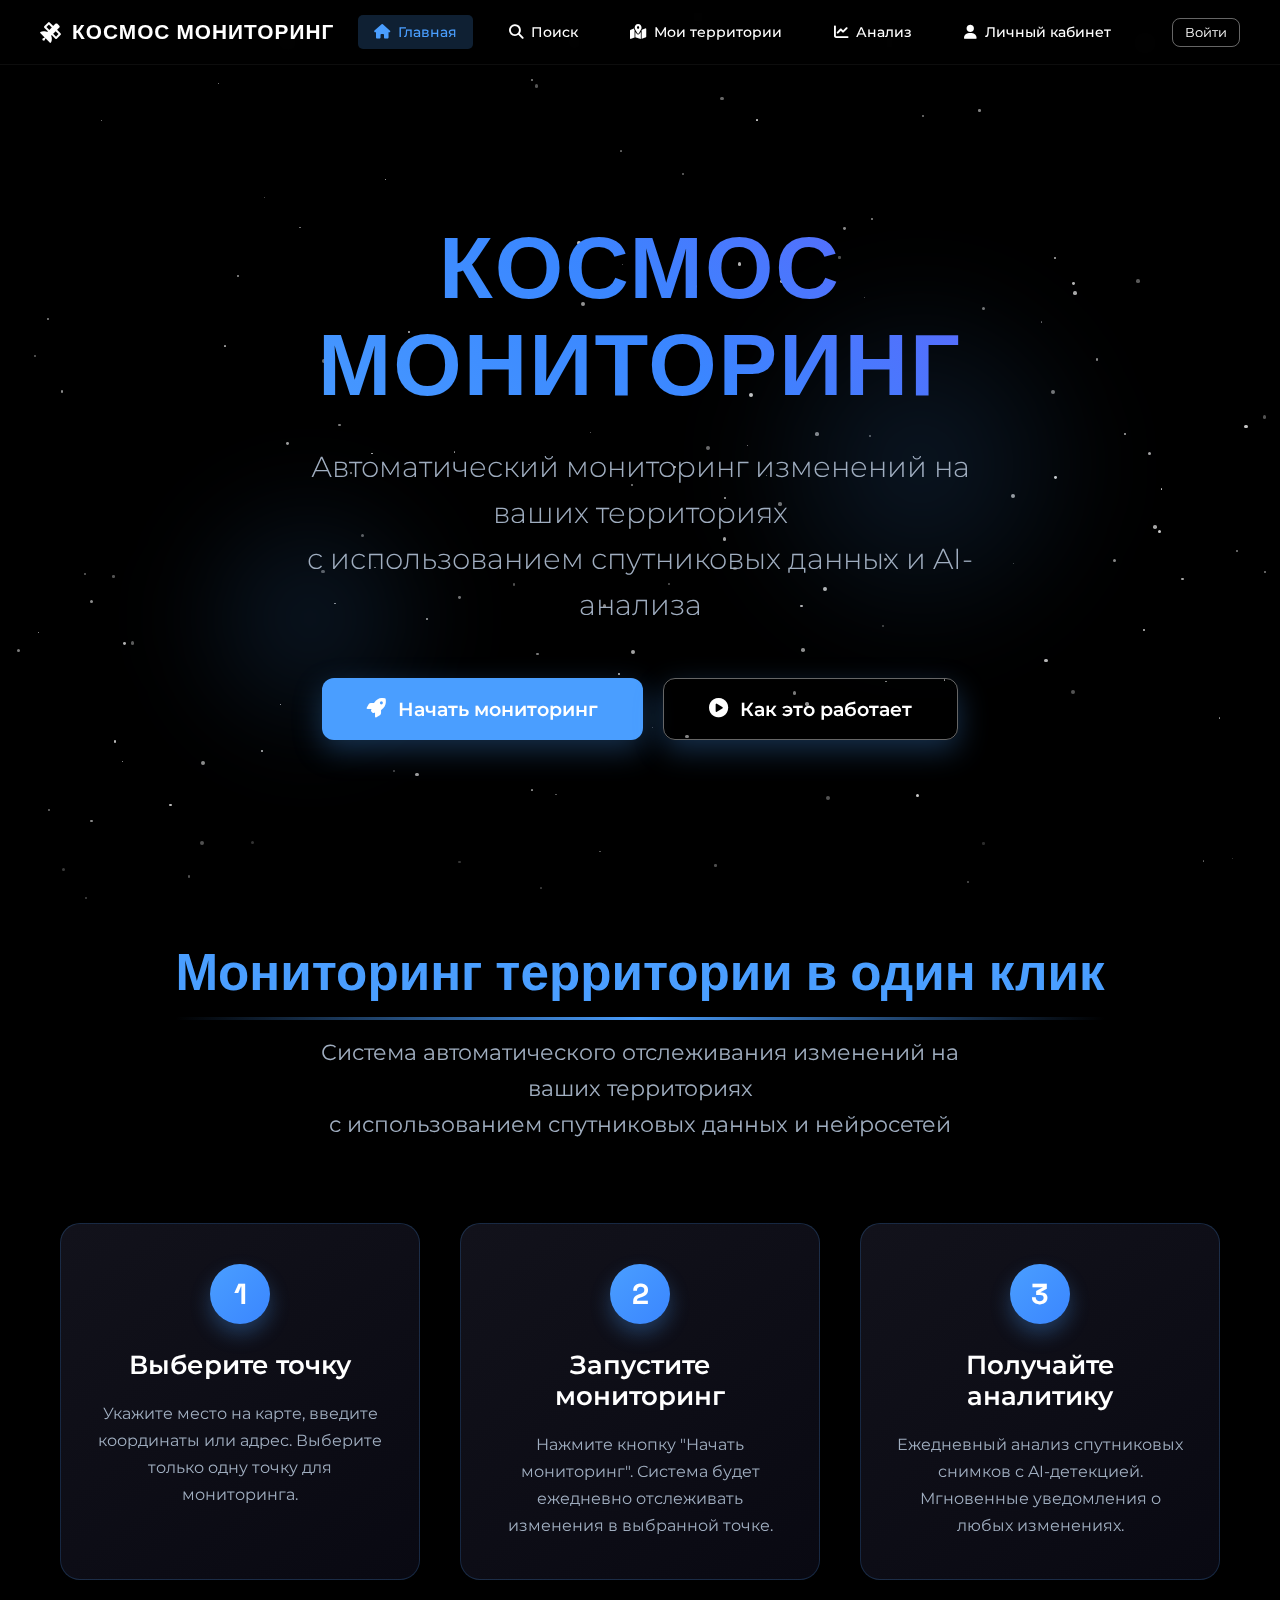
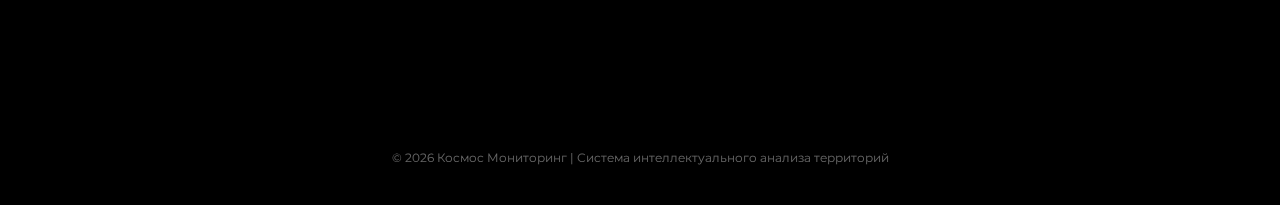
<file: frontend/index.html>
<!DOCTYPE html>
<html lang="ru">
<head>
    <meta charset="UTF-8">
    <meta name="viewport" content="width=device-width, initial-scale=1.0">
    <title>КОСМОС МОНИТОРИНГ | Space Intelligence</title>
    <link rel="stylesheet" href="https://cdnjs.cloudflare.com/ajax/libs/font-awesome/6.4.0/css/all.min.css">
    <link href="https://fonts.googleapis.com/css2?family=Montserrat:wght@300;400;600;700&family=Space+Grotesk:wght@300;500;700&display=swap" rel="stylesheet">
    <link rel="stylesheet" href="style.css">
    <style>
        .stars-container {
            position: fixed;
            inset: 0;
            z-index: -1;
            overflow: hidden;
            background: #000000;
        }

        .star {
            position: absolute;
            background: white;
            border-radius: 50%;
            opacity: 0.6;
            animation: twinkle 3s infinite alternate;
        }

        @keyframes twinkle {
            0% { opacity: 0.3; }
            100% { opacity: 1; }
        }

        /* Анимации для уведомлений */
        @keyframes slideIn {
            from { transform: translateX(100%); opacity: 0; }
            to { transform: translateX(0); opacity: 1; }
        }

        @keyframes slideOut {
            from { transform: translateX(0); opacity: 1; }
            to { transform: translateX(100%); opacity: 0; }
        }

        /* ИСПРАВЛЕННАЯ ГЕРОЙ-СЕКЦИЯ */
        .hero-section {
            min-height: 80vh;
            display: flex;
            align-items: center;
            justify-content: center;
            text-align: center;
            padding: 60px 20px;
            position: relative;
        }

        .hero-content {
            max-width: 900px;
            width: 100%;
            z-index: 2;
        }

        .hero-logo {
            font-family: 'Space Grotesk', sans-serif;
            font-size: clamp(3rem, 8vw, 5.5rem);
            font-weight: 700;
            line-height: 1.1;
            color: #ffffff;
            margin-bottom: 30px;
            letter-spacing: 2px;
            text-transform: uppercase;
            background: linear-gradient(45deg, #4a9eff, #3a86ff, #6a5af9);
            -webkit-background-clip: text;
            -webkit-text-fill-color: transparent;
            background-clip: text;
        }

        .hero-subtitle {
            font-size: clamp(1.2rem, 2.5vw, 1.8rem);
            color: #a0aec0;
            margin-bottom: 50px;
            line-height: 1.6;
            max-width: 700px;
            margin-left: auto;
            margin-right: auto;
            font-weight: 300;
        }

        .hero-buttons {
            display: flex;
            gap: 20px;
            justify-content: center;
            flex-wrap: wrap;
        }

        .btn-hero {
            padding: 18px 45px;
            font-size: 1.2rem;
            font-weight: 600;
            border-radius: 12px;
            transition: all 0.3s cubic-bezier(0.4, 0, 0.2, 1);
            display: inline-flex;
            align-items: center;
            gap: 12px;
            text-decoration: none;
            box-shadow: 0 10px 30px rgba(74, 158, 255, 0.3);
        }

        .btn-hero:hover {
            transform: translateY(-5px) scale(1.05);
            box-shadow: 0 20px 40px rgba(74, 158, 255, 0.4);
        }

        /* Декоративные элементы */
        .hero-decoration {
            position: absolute;
            width: 100%;
            height: 100%;
            top: 0;
            left: 0;
            pointer-events: none;
            z-index: 1;
            overflow: hidden;
        }

        .hero-orb {
            position: absolute;
            border-radius: 50%;
            background: radial-gradient(circle at center, rgba(74, 158, 255, 0.15) 0%, transparent 70%);
            filter: blur(40px);
        }

        .hero-orb-1 {
            width: 400px;
            height: 400px;
            top: 20%;
            right: 10%;
            animation: float 8s ease-in-out infinite;
        }

        .hero-orb-2 {
            width: 300px;
            height: 300px;
            bottom: 10%;
            left: 10%;
            animation: float 10s ease-in-out infinite reverse;
        }

        @keyframes float {
            0%, 100% { transform: translateY(0) scale(1); }
            50% { transform: translateY(-20px) scale(1.05); }
        }

        /* Секция "Как это работает" - УЛУЧШЕННАЯ */
        .how-it-works {
            padding: 100px 20px;
            background: rgba(0, 0, 0, 0.5);
            position: relative;
        }

        .section-title {
            font-family: 'Space Grotesk', sans-serif;
            font-size: clamp(2rem, 4vw, 3.5rem);
            text-align: center;
            margin-bottom: 30px;
            color: var(--accent-blue);
            position: relative;
            display: inline-block;
            left: 50%;
            transform: translateX(-50%);
        }

        .section-title::after {
            content: '';
            position: absolute;
            bottom: -15px;
            left: 0;
            width: 100%;
            height: 3px;
            background: linear-gradient(90deg, transparent, var(--accent-blue), transparent);
        }

        .section-subtitle {
            text-align: center;
            font-size: clamp(1.1rem, 2vw, 1.4rem);
            color: #a0aec0;
            margin-bottom: 80px;
            max-width: 700px;
            margin-left: auto;
            margin-right: auto;
            line-height: 1.6;
        }

        .steps {
            display: grid;
            grid-template-columns: repeat(auto-fit, minmax(300px, 1fr));
            gap: 40px;
            max-width: 1200px;
            margin: 0 auto;
        }

        .step {
            background: linear-gradient(145deg, rgba(20, 20, 30, 0.9), rgba(10, 10, 20, 0.9));
            padding: 40px 30px;
            border-radius: 20px;
            text-align: center;
            border: 1px solid rgba(74, 158, 255, 0.2);
            transition: all 0.4s cubic-bezier(0.4, 0, 0.2, 1);
            position: relative;
            overflow: hidden;
            backdrop-filter: blur(10px);
        }

        .step::before {
            content: '';
            position: absolute;
            top: 0;
            left: 0;
            width: 100%;
            height: 100%;
            background: linear-gradient(45deg, transparent, rgba(74, 158, 255, 0.1), transparent);
            transform: translateX(-100%);
            transition: transform 0.6s ease;
        }

        .step:hover::before {
            transform: translateX(100%);
        }

        .step:hover {
            transform: translateY(-15px);
            border-color: var(--accent-blue);
            box-shadow: 0 25px 50px rgba(0, 0, 0, 0.4);
        }

        .step-number {
            width: 60px;
            height: 60px;
            background: linear-gradient(135deg, var(--accent-blue), #3a86ff);
            border-radius: 50%;
            display: flex;
            align-items: center;
            justify-content: center;
            font-family: 'Space Grotesk', sans-serif;
            font-weight: 700;
            font-size: 1.8rem;
            color: white;
            margin: 0 auto 25px;
            box-shadow: 0 10px 20px rgba(74, 158, 255, 0.3);
            position: relative;
            z-index: 2;
        }

        .step h3 {
            font-size: 1.6rem;
            margin-bottom: 20px;
            color: #ffffff;
            font-weight: 600;
        }

        .step p {
            color: #a0aec0;
            line-height: 1.7;
            font-size: 1rem;
        }

        /* Отзывчивость */
        @media (max-width: 768px) {
            .hero-section {
                min-height: 70vh;
                padding: 40px 15px;
            }

            .hero-buttons {
                flex-direction: column;
                align-items: center;
            }

            .btn-hero {
                width: 100%;
                max-width: 300px;
                justify-content: center;
            }

            .steps {
                grid-template-columns: 1fr;
                gap: 30px;
            }

            .step {
                padding: 30px 20px;
            }
        }
    </style>
</head>
<body>
    <!-- Звездный фон -->
    <div class="stars-container" id="stars"></div>

    <!-- Шапка сайта -->
    <header>
        <div class="header-logo">
            <i class="fas fa-satellite"></i>
            КОСМОС МОНИТОРИНГ
        </div>
        <div class="header-actions">
            <nav class="nav-menu">
                <a href="index.html" class="active"><i class="fas fa-home"></i> Главная</a>
                <a href="search.html"><i class="fas fa-search"></i> Поиск</a>
                <a href="territories.html"><i class="fas fa-map-marked-alt"></i> Мои территории</a>
                <a href="analysis.html"><i class="fas fa-chart-line"></i> Анализ</a>
                <a href="cabinet.html"><i class="fas fa-user"></i> Личный кабинет</a>
            </nav>
            <div class="user-section">
                <span class="user-info" id="userInfo"></span>
                <button class="btn btn-outline btn-small" id="authBtn">Войти</button>
            </div>
            <div class="mobile-menu-btn">
                <i class="fas fa-bars"></i>
            </div>
        </div>
    </header>

    <!-- Модальное окно авторизации -->
    <div class="auth-modal" id="authModal">
        <div class="auth-container">
            <button class="auth-close" id="closeAuth">&times;</button>
            <div id="loginForm">
                <h2 class="auth-title">Вход</h2>
                <p class="auth-subtitle">Продолжите мониторинг территорий</p>
                <form id="loginFormElement">
                    <div class="form-group">
                        <label>Логин</label>
                        <input type="text" id="loginUsername" required placeholder="Введите ваш логин">
                    </div>
                    <div class="form-group">
                        <label>Пароль</label>
                        <input type="password" id="loginPassword" required>
                    </div>
                    <button type="submit" class="btn btn-primary" style="width: 100%; margin-top: 10px;">Войти</button>
                </form>
                <div class="auth-switch">
                    Нет аккаунта? <a href="#" id="switchToRegister">Зарегистрироваться</a>
                </div>
            </div>

            <div id="registerForm" style="display: none;">
                <h2 class="auth-title">Регистрация</h2>
                <p class="auth-subtitle">Начните мониторить территории уже сегодня</p>
                <form id="registerFormElement">
                    <div class="form-group">
                        <label>Логин</label>
                        <input type="text" id="registerUsername" required placeholder="Придумайте логин">
                    </div>
                    <div class="form-group">
                        <label>Пароль</label>
                        <input type="password" id="registerPassword" required>
                    </div>
                    <div class="form-group">
                        <label>Подтверждение пароля</label>
                        <input type="password" id="registerPasswordConfirm" required>
                    </div>
                    <button type="submit" class="btn btn-primary" style="width: 100%; margin-top: 10px;">Создать аккаунт</button>
                </form>
                <div class="auth-switch">
                    Уже есть аккаунт? <a href="#" id="switchToLogin">Войти</a>
                </div>
            </div>
        </div>
    </div>

    <main>
        <!-- Герой-секция - ИСПРАВЛЕННАЯ -->
        <section class="hero-section">
            <div class="hero-decoration">
                <div class="hero-orb hero-orb-1"></div>
                <div class="hero-orb hero-orb-2"></div>
            </div>

            <div class="hero-content">
                <h1 class="hero-logo">КОСМОС МОНИТОРИНГ</h1>
                <p class="hero-subtitle">
                    Автоматический мониторинг изменений на ваших территориях<br>
                    с использованием спутниковых данных и AI-анализа
                </p>
                <div class="hero-buttons">
                    <a href="search.html" class="btn btn-hero btn-primary">
                        <i class="fas fa-rocket"></i> Начать мониторинг
                    </a>
                    <a href="#how-it-works" class="btn btn-hero btn-outline">
                        <i class="fas fa-play-circle"></i> Как это работает
                    </a>
                </div>
            </div>
        </section>

        <!-- Секция "Как это работает" -->
        <section id="how-it-works" class="how-it-works">
            <h2 class="section-title">Мониторинг территории в один клик</h2>
            <p class="section-subtitle">
                Система автоматического отслеживания изменений на ваших территориях<br>
                с использованием спутниковых данных и нейросетей
            </p>

            <div class="steps">
                <div class="step">
                    <div class="step-number">1</div>
                    <h3>Выберите точку</h3>
                    <p>Укажите место на карте, введите координаты или адрес. Выберите только одну точку для мониторинга.</p>
                </div>

                <div class="step">
                    <div class="step-number">2</div>
                    <h3>Запустите мониторинг</h3>
                    <p>Нажмите кнопку "Начать мониторинг". Система будет ежедневно отслеживать изменения в выбранной точке.</p>
                </div>

                <div class="step">
                    <div class="step-number">3</div>
                    <h3>Получайте аналитику</h3>
                    <p>Ежедневный анализ спутниковых снимков с AI-детекцией. Мгновенные уведомления о любых изменениях.</p>
                </div>
            </div>
        </section>
    </main>

    <footer>© 2026 Космос Мониторинг | Система интеллектуального анализа территорий</footer>

    <script src="script.js"></script>
    <script>
        // Специфичная инициализация для главной страницы
        function pageSpecificInit() {
            console.log('Инициализация главной страницы');

            // Плавная прокрутка к секции "Как это работает"
            const learnMoreBtn = document.querySelector('a[href="#how-it-works"]');
            if (learnMoreBtn) {
                learnMoreBtn.addEventListener('click', function(e) {
                    e.preventDefault();
                    const section = document.getElementById('how-it-works');
                    if (section) {
                        section.scrollIntoView({
                            behavior: 'smooth',
                            block: 'start'
                        });
                    }
                });
            }
        }

        // Если DOM уже загружен, запускаем инициализацию
        if (document.readyState === 'loading') {
            document.addEventListener('DOMContentLoaded', function() {
                pageSpecificInit();
            });
        } else {
            pageSpecificInit();
        }
    </script>
</body>
</html>
</file>
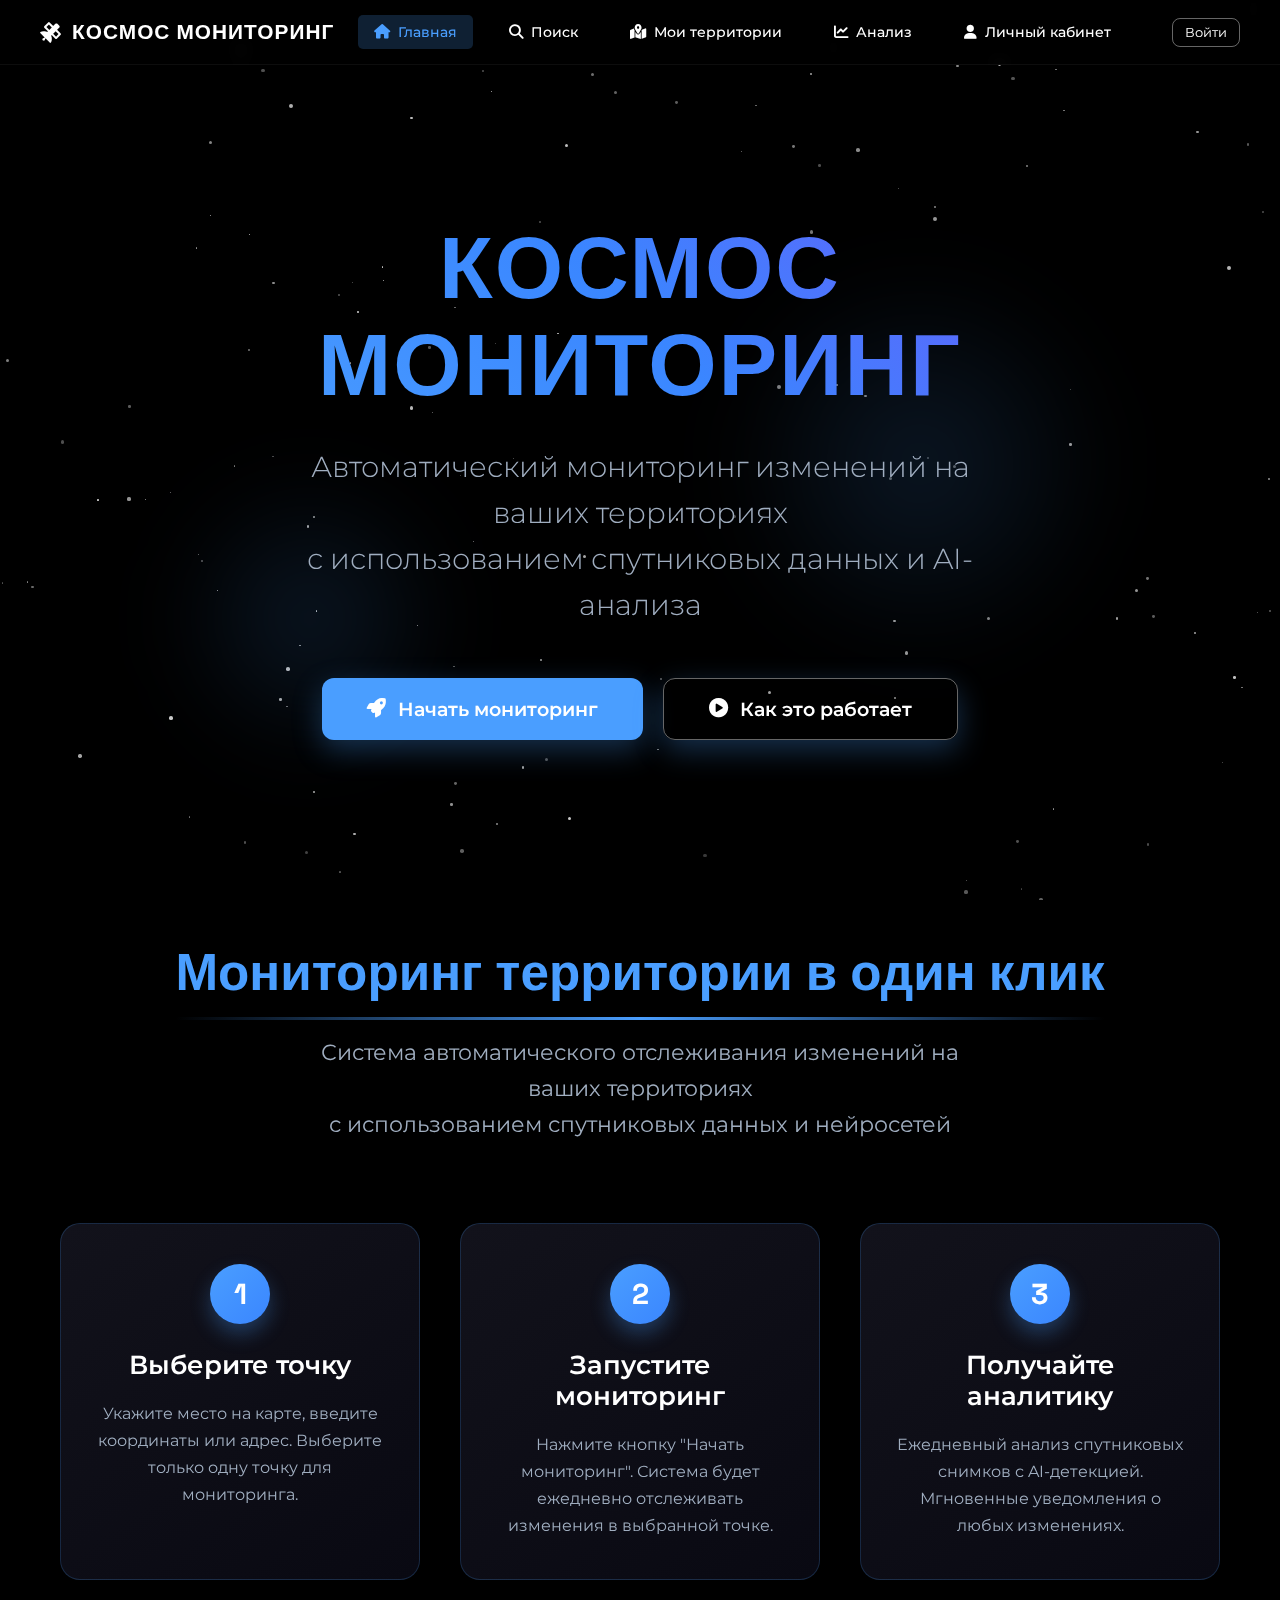
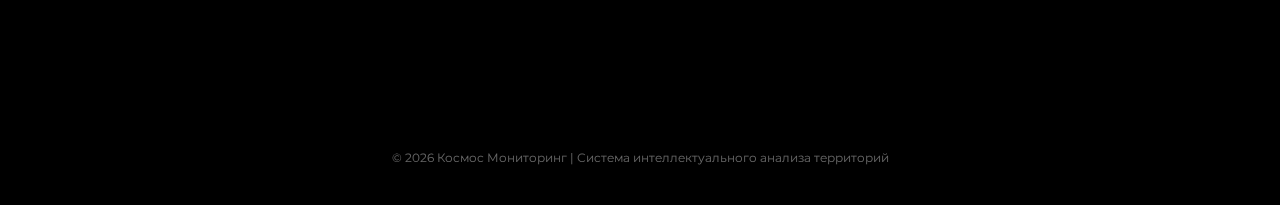
<file: frontend/cabinet.html>
<!DOCTYPE html>
<html lang="ru">
<head>
    <meta charset="UTF-8">
    <meta name="viewport" content="width=device-width, initial-scale=1.0">
    <title>Личный кабинет | Космос Мониторинг</title>
    <link rel="stylesheet" href="https://cdnjs.cloudflare.com/ajax/libs/font-awesome/6.4.0/css/all.min.css">
    <link href="https://fonts.googleapis.com/css2?family=Montserrat:wght@300;400;600;700&family=Space+Grotesk:wght@300;500;700&display=swap" rel="stylesheet">
    <link rel="stylesheet" href="style.css">
    <style>
        main {
            padding: 100px 40px 40px;
            max-width: 900px;
            margin: 0 auto;
        }

        @media (max-width: 768px) {
            main {
                padding: 80px 20px 20px;
            }
        }

        .page-header {
            margin-bottom: 40px;
        }

        .page-title {
            font-family: 'Space Grotesk', sans-serif;
            font-size: 2rem;
            color: var(--accent-blue);
            margin-bottom: 10px;
        }

        .page-subtitle {
            font-size: 1.1rem;
            color: #a0aec0;
        }

        .stars-container {
            position: fixed;
            inset: 0;
            z-index: -1;
            overflow: hidden;
            background: #000000;
        }

        .star {
            position: absolute;
            background: white;
            border-radius: 50%;
            opacity: 0.6;
            animation: twinkle 3s infinite alternate;
        }

        @keyframes twinkle {
            0% { opacity: 0.3; }
            100% { opacity: 1; }
        }

        .cabinet-container {
            display: flex;
            flex-direction: column;
            gap: 30px;
        }

        .user-card {
            background: var(--glass);
            border-radius: 16px;
            padding: 30px;
            border: 1px solid var(--glass-border);
            text-align: center;
        }

        .user-avatar {
            width: 100px;
            height: 100px;
            border-radius: 50%;
            background: linear-gradient(45deg, var(--accent-blue), #3a86ff);
            margin: 0 auto 20px;
            display: flex;
            align-items: center;
            justify-content: center;
            font-size: 2.5rem;
            color: white;
        }

        .user-name {
            font-size: 1.5rem;
            font-weight: 600;
            margin-bottom: 5px;
            color: white;
        }

        .user-login {
            color: var(--accent-blue);
            font-family: 'Space Grotesk', monospace;
            margin-bottom: 20px;
            font-size: 1.1rem;
        }

        .user-stats {
            display: flex;
            justify-content: space-around;
            margin-top: 25px;
            padding-top: 25px;
            border-top: 1px solid var(--glass-border);
        }

        .stat-item {
            text-align: center;
        }

        .stat-value {
            font-size: 1.5rem;
            font-weight: 700;
            color: var(--accent-blue);
            display: block;
        }

        .stat-label {
            font-size: 0.85rem;
            color: #a0aec0;
        }

        .email-section {
            background: var(--glass);
            border-radius: 16px;
            padding: 30px;
            border: 1px solid var(--glass-border);
        }

        .section-title {
            color: var(--accent-blue);
            font-size: 1.3rem;
            margin-bottom: 25px;
            display: flex;
            align-items: center;
            gap: 10px;
        }

        .form-group {
            margin-bottom: 20px;
        }

        .form-group label {
            display: block;
            margin-bottom: 8px;
            color: #a0aec0;
            font-size: 0.9rem;
        }

        .form-group input {
            width: 100%;
            padding: 12px 16px;
            background: rgba(0, 0, 0, 0.5);
            border: 1px solid var(--glass-border);
            border-radius: 8px;
            color: white;
            font-size: 0.95rem;
            transition: border-color 0.3s;
        }

        .form-group input:focus {
            outline: none;
            border-color: var(--accent-blue);
        }

        .btn-save {
            background: var(--accent-green);
            color: white;
            border: none;
            padding: 12px 30px;
            border-radius: 8px;
            cursor: pointer;
            font-weight: 600;
            transition: all 0.3s;
            display: inline-flex;
            align-items: center;
            gap: 8px;
            font-size: 0.95rem;
        }

        .btn-save:hover {
            background: #0da371;
            transform: translateY(-2px);
        }

        .email-list-section {
            background: var(--glass);
            border-radius: 16px;
            padding: 30px;
            border: 1px solid var(--glass-border);
        }

        .email-list {
            max-height: 300px;
            overflow-y: auto;
            margin-top: 20px;
        }

        .email-item {
            background: rgba(0, 0, 0, 0.4);
            border-radius: 10px;
            padding: 15px;
            margin-bottom: 10px;
            border: 1px solid var(--glass-border);
            display: flex;
            justify-content: space-between;
            align-items: center;
        }

        .email-info {
            flex: 1;
        }

        .email-address {
            font-weight: 600;
            color: white;
            margin-bottom: 5px;
            font-size: 1rem;
        }

        .email-date {
            font-size: 0.85rem;
            color: #a0aec0;
        }

        .primary-badge {
            background: rgba(74, 158, 255, 0.2);
            color: var(--accent-blue);
            padding: 3px 10px;
            border-radius: 12px;
            font-size: 0.75rem;
            font-weight: 600;
            margin-left: 10px;
        }

        .email-actions {
            display: flex;
            gap: 8px;
        }

        .btn-icon {
            width: 36px;
            height: 36px;
            border-radius: 8px;
            border: none;
            background: rgba(255, 255, 255, 0.1);
            color: white;
            cursor: pointer;
            display: flex;
            align-items: center;
            justify-content: center;
            transition: all 0.3s;
        }

        .btn-icon:hover {
            background: var(--accent-red);
        }

        .btn-icon.success:hover {
            background: var(--accent-green);
        }

        .message {
            padding: 12px 20px;
            border-radius: 8px;
            margin-top: 15px;
            display: none;
        }

        .message.success {
            background: rgba(16, 185, 129, 0.2);
            border: 1px solid var(--accent-green);
            color: var(--accent-green);
            display: block;
        }

        .message.error {
            background: rgba(255, 68, 68, 0.2);
            border: 1px solid var(--accent-red);
            color: var(--accent-red);
            display: block;
        }

        .profile-info {
            background: var(--glass);
            border-radius: 16px;
            padding: 30px;
            border: 1px solid var(--glass-border);
            margin-bottom: 30px;
        }

        .info-grid {
            display: grid;
            grid-template-columns: repeat(auto-fit, minmax(250px, 1fr));
            gap: 20px;
            margin-top: 20px;
        }

        .info-item {
            background: rgba(0, 0, 0, 0.4);
            padding: 15px;
            border-radius: 8px;
            border: 1px solid var(--glass-border);
        }

        .info-label {
            color: #a0aec0;
            font-size: 0.85rem;
            margin-bottom: 5px;
            display: flex;
            align-items: center;
            gap: 8px;
        }

        .info-value {
            color: white;
            font-size: 1.1rem;
            font-weight: 500;
            font-family: 'Space Grotesk', sans-serif;
        }

        .logout-section {
            text-align: center;
            margin-top: 30px;
        }

        .btn-logout {
            background: rgba(255, 68, 68, 0.2);
            border: 1px solid var(--accent-red);
            color: var(--accent-red);
            padding: 10px 25px;
            border-radius: 8px;
            cursor: pointer;
            font-weight: 500;
            transition: all 0.3s;
            display: inline-flex;
            align-items: center;
            gap: 8px;
        }

        .btn-logout:hover {
            background: var(--accent-red);
            color: white;
        }

        .user-avatar img {
            width: 100%;
            height: 100%;
            border-radius: 50%;
            object-fit: cover;
        }
    </style>
</head>
<body>
    <div class="stars-container" id="stars"></div>

    <header>
        <div class="header-logo">
            <i class="fas fa-satellite"></i>
            КОСМОС МОНИТОРИНГ
        </div>
        <div class="header-actions">
            <nav class="nav-menu">
                <a href="index.html"><i class="fas fa-home"></i> Главная</a>
                <a href="search.html"><i class="fas fa-search"></i> Поиск</a>
                <a href="territories.html"><i class="fas fa-map-marked-alt"></i> Мои территории</a>
                <a href="analysis.html"><i class="fas fa-chart-line"></i> Анализ</a>
                <a href="cabinet.html" class="active"><i class="fas fa-user"></i> Личный кабинет</a>
            </nav>
            <div class="user-section">
                <span class="user-info" id="userInfo"></span>
                <button class="btn btn-outline btn-small" id="authBtn">Войти</button>
            </div>
            <div class="mobile-menu-btn">
                <i class="fas fa-bars"></i>
            </div>
        </div>
    </header>

    <div class="auth-modal" id="authModal">
        <div class="auth-container">
            <button class="auth-close" id="closeAuth">&times;</button>
            <div id="loginForm">
                <h2 class="auth-title">Вход</h2>
                <p class="auth-subtitle">Продолжите мониторинг территорий</p>
                <form id="loginFormElement">
                    <div class="form-group">
                        <label>Логин</label>
                        <input type="text" id="loginUsername" required placeholder="Введите ваш логин">
                    </div>
                    <div class="form-group">
                        <label>Пароль</label>
                        <input type="password" id="loginPassword" required>
                    </div>
                    <button type="submit" class="btn btn-primary" style="width: 100%; margin-top: 10px;">Войти</button>
                </form>
                <div class="auth-switch">
                    Нет аккаунта? <a href="#" id="switchToRegister">Зарегистрироваться</a>
                </div>
            </div>

            <div id="registerForm" style="display: none;">
                <h2 class="auth-title">Регистрация</h2>
                <p class="auth-subtitle">Начните мониторить территории уже сегодня</p>
                <form id="registerFormElement">
                    <div class="form-group">
                        <label>Логин</label>
                        <input type="text" id="registerUsername" required placeholder="Придумайте логин">
                    </div>
                    <div class="form-group">
                        <label>Пароль</label>
                        <input type="password" id="registerPassword" required>
                    </div>
                    <div class="form-group">
                        <label>Подтверждение пароля</label>
                        <input type="password" id="registerPasswordConfirm" required>
                    </div>
                    <button type="submit" class="btn btn-primary" style="width: 100%; margin-top: 10px;">Создать аккаунт</button>
                </form>
                <div class="auth-switch">
                    Уже есть аккаунт? <a href="#" id="switchToLogin">Войти</a>
                </div>
            </div>
        </div>
    </div>

    <main>
        <div class="page-header">
            <h1 class="page-title">Личный кабинет</h1>
            <p class="page-subtitle">Управление вашими данными и настройками уведомлений</p>
        </div>

        <div class="cabinet-container">
            <div class="user-card">
                <div class="user-avatar" id="userAvatar">
                    <i class="fas fa-user-astronaut"></i>
                </div>
                <div class="user-name" id="displayName">Пользователь</div>
                <div class="user-login" id="displayLogin">@user</div>

                <div class="user-stats">
                    <div class="stat-item">
                        <span class="stat-value" id="territoriesCount">0</span>
                        <span class="stat-label">Территорий</span>
                    </div>
                    <div class="stat-item">
                        <span class="stat-value" id="activeMonitoring">0</span>
                        <span class="stat-label">Активных</span>
                    </div>
                    <div class="stat-item">
                        <span class="stat-value" id="emailCount">0</span>
                        <span class="stat-label">Email для уведомлений</span>
                    </div>
                </div>
            </div>

            <div class="profile-info">
                <h3 class="section-title">
                    <i class="fas fa-user-circle"></i> Информация о профиле
                </h3>

                <div class="info-grid">
                    <div class="info-item">
                        <div class="info-label">
                            <i class="fas fa-user"></i> Логин
                        </div>
                        <div class="info-value" id="profileUsername">—</div>
                    </div>
                    <div class="info-item">
                        <div class="info-label">
                            <i class="fas fa-calendar-plus"></i> Дата регистрации
                        </div>
                        <div class="info-value" id="registrationDate">—</div>
                    </div>
                    <div class="info-item">
                        <div class="info-label">
                            <i class="fas fa-envelope"></i> Основной email для уведомлений
                        </div>
                        <div class="info-value" id="primaryEmail">Не указан</div>
                    </div>
                </div>
            </div>

            <div class="email-section">
                <h3 class="section-title">
                    <i class="fas fa-plus-circle"></i> Добавить почту для уведомлений
                </h3>

                <div class="form-group">
                    <label>Email для получения результатов анализа</label>
                    <input type="email" id="notificationEmail" placeholder="example@email.com">
                    <small style="color: #a0aec0; font-size: 0.85rem; margin-top: 5px; display: block;">
                        На этот адрес будут приходить уведомления об обнаруженных изменениях на ваших территориях
                    </small>
                </div>

                <button class="btn-save" onclick="addNotificationEmail()">
                    <i class="fas fa-plus"></i> Добавить email
                </button>
                <div id="emailMessage" class="message"></div>
            </div>

            <div class="email-list-section">
                <h3 class="section-title">
                    <i class="fas fa-list"></i> Мои email для уведомлений
                </h3>

                <div class="email-list" id="emailList">
                    <div style="text-align: center; padding: 30px; color: #a0aec0;">
                        <i class="fas fa-envelope" style="font-size: 3rem; margin-bottom: 15px; opacity: 0.3;"></i>
                        <p>У вас еще нет добавленных email для уведомлений</p>
                        <p style="font-size: 0.9rem; margin-top: 10px;">Добавьте email, чтобы получать уведомления о изменениях</p>
                    </div>
                </div>
            </div>

            <div class="logout-section">
                <button class="btn-logout" onclick="logout()">
                    <i class="fas fa-sign-out-alt"></i> Выйти из аккаунта
                </button>
            </div>
        </div>
    </main>

    <footer>© 2026 Космос Мониторинг | Система интеллектуального анализа территорий</footer>

    <script src="script.js"></script>
    <script>
        function pageSpecificInit() {
            console.log('Инициализация личного кабинета...');

            if (!currentUser) {
                window.location.href = 'index.html';
                return;
            }

            loadUserData();
            initEmailInput();
        }

        async function loadUserData() {
            if (!currentUser) return;

            try {
                // Пытаемся загрузить данные с сервера
                const response = await fetch(`/api/user/info?username=${currentUser.username}`, {
                    credentials: 'include'
                });

                if (response.ok) {
                    const data = await response.json();
                    if (data.success && data.user) {
                        const user = data.user;

                        document.getElementById('profileUsername').textContent = user.username || '—';
                        document.getElementById('registrationDate').textContent =
                            user.created_at ? new Date(user.created_at).toLocaleDateString('ru-RU') : '—';

                        const displayName = user.username;
                        document.getElementById('displayName').textContent = displayName;
                        document.getElementById('displayLogin').textContent = '@' + user.username;

                        // Загружаем email из базы данных
                        await loadNotificationEmails();
                        await updateUserStats();
                        return;
                    }
                }
            } catch (error) {
                console.error('Ошибка загрузки данных с сервера:', error);
            }

            // Запасной вариант - используем localStorage
            const user = users.find(u => u.username === currentUser.username);
            if (user) {
                document.getElementById('profileUsername').textContent = user.username || '—';
                document.getElementById('registrationDate').textContent =
                    user.createdAt ? new Date(user.createdAt).toLocaleDateString('ru-RU') : '—';

                const displayName = user.username;
                document.getElementById('displayName').textContent = displayName;
                document.getElementById('displayLogin').textContent = '@' + user.username;

                loadNotificationEmails();
                updateUserStats();
            }
        }

        async function updateUserStats() {
            // Обновляем статистику территорий
            const userTerritories = savedTerritories.filter(t =>
                t.user === currentUser.username || t.user === currentUser.login
            );

            const activeMonitoring = monitoringData.filter(m =>
                m.status === 'active' &&
                userTerritories.some(t => t.id === m.territoryId)
            ).length;

            try {
                // Получаем количество email с сервера
                const response = await fetch(`/api/user/emails?username=${currentUser.username}`, {
                    credentials: 'include'
                });

                let emailCount = 0;
                let primaryEmail = null;

                if (response.ok) {
                    const data = await response.json();
                    if (data.success && data.emails) {
                        emailCount = data.emails.length;
                        primaryEmail = data.emails.find(e => e.isPrimary);

                        if (primaryEmail) {
                            document.getElementById('primaryEmail').textContent = primaryEmail.address;
                        } else if (data.emails.length > 0) {
                            document.getElementById('primaryEmail').textContent = data.emails[0].address;
                        } else {
                            document.getElementById('primaryEmail').textContent = 'Не указан';
                        }
                    }
                }

                document.getElementById('territoriesCount').textContent = userTerritories.length;
                document.getElementById('activeMonitoring').textContent = activeMonitoring;
                document.getElementById('emailCount').textContent = emailCount;

            } catch (error) {
                console.error('Ошибка получения статистики email:', error);
                // Используем localStorage как запасной вариант
                const user = users.find(u => u.username === currentUser.username);
                const emailCount = user?.notificationEmails?.length || 0;

                document.getElementById('territoriesCount').textContent = userTerritories.length;
                document.getElementById('activeMonitoring').textContent = activeMonitoring;
                document.getElementById('emailCount').textContent = emailCount;
            }
        }

        async function loadNotificationEmails() {
            const emailList = document.getElementById('emailList');

            try {
                // Запрашиваем email'ы с сервера
                const response = await fetch(`/api/user/emails?username=${currentUser.username}`, {
                    credentials: 'include'
                });

                if (!response.ok) {
                    throw new Error('Не удалось загрузить email адреса');
                }

                const data = await response.json();

                if (!data.success || !data.emails || data.emails.length === 0) {
                    emailList.innerHTML = `
                        <div style="text-align: center; padding: 30px; color: #a0aec0;">
                            <i class="fas fa-envelope" style="font-size: 3rem; margin-bottom: 15px; opacity: 0.3;"></i>
                            <p>У вас еще нет добавленных email для уведомлений</p>
                            <p style="font-size: 0.9rem; margin-top: 10px;">Добавьте email, чтобы получать уведомления о изменениях</p>
                        </div>
                    `;
                    return;
                }

                let html = '';
                data.emails.forEach((email, index) => {
                    const isPrimary = email.isPrimary;
                    const addedDate = new Date(email.addedAt);

                    html += `
                        <div class="email-item">
                            <div class="email-info">
                                <div class="email-address">
                                    ${email.address}
                                    ${isPrimary ? '<span class="primary-badge">Основной</span>' : ''}
                                </div>
                                <div class="email-date">Добавлен: ${addedDate.toLocaleDateString('ru-RU')} ${addedDate.toLocaleTimeString('ru-RU', {hour:'2-digit', minute:'2-digit'})}</div>
                            </div>
                            <div class="email-actions">
                                ${!isPrimary ? `
                                    <button class="btn-icon success" onclick="makePrimaryEmail('${email.address}')" title="Сделать основным">
                                        <i class="fas fa-star"></i>
                                    </button>
                                ` : ''}
                                <button class="btn-icon" onclick="removeNotificationEmail('${email.address}')" title="Удалить">
                                    <i class="fas fa-trash"></i>
                                </button>
                            </div>
                        </div>
                    `;
                });

                emailList.innerHTML = html;

            } catch (error) {
                console.error('Ошибка загрузки email адресов:', error);
                // Запасной вариант - используем localStorage
                const user = users.find(u => u.username === currentUser.username);
                const emailList = document.getElementById('emailList');

                if (!user || !user.notificationEmails || user.notificationEmails.length === 0) {
                    emailList.innerHTML = `
                        <div style="text-align: center; padding: 30px; color: #a0aec0;">
                            <i class="fas fa-envelope" style="font-size: 3rem; margin-bottom: 15px; opacity: 0.3;"></i>
                            <p>У вас еще нет добавленных email для уведомлений</p>
                            <p style="font-size: 0.9rem; margin-top: 10px;">Добавьте email, чтобы получать уведомления о изменениях</p>
                        </div>
                    `;
                    return;
                }

                let html = '';
                user.notificationEmails.forEach((email, index) => {
                    const isPrimary = email.isPrimary;
                    const addedDate = new Date(email.addedAt);

                    html += `
                        <div class="email-item">
                            <div class="email-info">
                                <div class="email-address">
                                    ${email.address}
                                    ${isPrimary ? '<span class="primary-badge">Основной</span>' : ''}
                                </div>
                                <div class="email-date">Добавлен: ${addedDate.toLocaleDateString('ru-RU')} ${addedDate.toLocaleTimeString('ru-RU', {hour:'2-digit', minute:'2-digit'})}</div>
                            </div>
                            <div class="email-actions">
                                ${!isPrimary ? `
                                    <button class="btn-icon success" onclick="makePrimaryEmail('${email.address}')" title="Сделать основным">
                                        <i class="fas fa-star"></i>
                                    </button>
                                ` : ''}
                                <button class="btn-icon" onclick="removeNotificationEmail('${email.address}')" title="Удалить">
                                    <i class="fas fa-trash"></i>
                                </button>
                            </div>
                        </div>
                    `;
                });

                emailList.innerHTML = html;
            }
        }

        function initEmailInput() {
            const emailInput = document.getElementById('notificationEmail');
            if (emailInput) {
                emailInput.addEventListener('keypress', function(e) {
                    if (e.key === 'Enter') {
                        addNotificationEmail();
                    }
                });
            }
        }

        function addNotificationEmail() {
            const emailInput = document.getElementById('notificationEmail');
            const email = emailInput.value.trim();
            const messageEl = document.getElementById('emailMessage');

            messageEl.textContent = '';
            messageEl.className = 'message';

            if (!email) {
                messageEl.textContent = 'Введите email';
                messageEl.className = 'message error';
                return;
            }

            const emailRegex = /^[^\s@]+@[^\s@]+\.[^\s@]+$/;
            if (!emailRegex.test(email)) {
                messageEl.textContent = 'Введите корректный email';
                messageEl.className = 'message error';
                return;
            }

            // СОХРАНЯЕМ НА СЕРВЕРЕ
            saveEmailToServer(email);
        }

        // Новая функция для сохранения на сервере
        async function saveEmailToServer(email) {
            const messageEl = document.getElementById('emailMessage');

            try {
                const response = await fetch('/api/user/save-email', {
                    method: 'POST',
                    headers: {
                        'Content-Type': 'application/json'
                    },
                    credentials: 'include',
                    body: JSON.stringify({
                        email: email,
                        username: currentUser.username
                    })
                });

                const data = await response.json();

                if (data.success) {
                    messageEl.textContent = 'Email успешно сохранен!';
                    messageEl.className = 'message success';

                    // Обновляем список email
                    await loadNotificationEmails();
                    await updateUserStats();

                    // Очищаем поле
                    document.getElementById('notificationEmail').value = '';
                } else {
                    messageEl.textContent = 'Ошибка: ' + data.message;
                    messageEl.className = 'message error';
                }

            } catch (error) {
                console.error('Ошибка сохранения email:', error);
                messageEl.textContent = 'Ошибка сети при сохранении email';
                messageEl.className = 'message error';
            }
        }

        // Функция для удаления email (использует серверный API)
        async function removeNotificationEmail(emailAddress) {
            if (!confirm('Вы уверены, что хотите удалить этот email?')) {
                return;
            }

            try {
                const response = await fetch('/api/user/remove-email', {
                    method: 'POST',
                    headers: {
                        'Content-Type': 'application/json'
                    },
                    credentials: 'include',
                    body: JSON.stringify({
                        email: emailAddress,
                        username: currentUser.username
                    })
                });

                const data = await response.json();

                if (data.success) {
                    showNotification('Email удален', 'success');
                    await loadNotificationEmails();
                    await updateUserStats();
                } else {
                    showNotification('Ошибка: ' + data.message, 'error');
                }
            } catch (error) {
                console.error('Ошибка удаления email:', error);
                showNotification('Ошибка удаления email', 'error');
            }
        }

        // Функция для установки основного email (использует серверный API)
        async function makePrimaryEmail(emailAddress) {
            try {
                const response = await fetch('/api/user/set-primary-email', {
                    method: 'POST',
                    headers: {
                        'Content-Type': 'application/json'
                    },
                    credentials: 'include',
                    body: JSON.stringify({
                        email: emailAddress,
                        username: currentUser.username
                    })
                });

                const data = await response.json();

                if (data.success) {
                    showNotification('Основной email изменен', 'success');
                    await loadNotificationEmails();
                    await updateUserStats();
                } else {
                    showNotification('Ошибка: ' + data.message, 'error');
                }
            } catch (error) {
                console.error('Ошибка изменения основного email:', error);
                showNotification('Ошибка изменения email', 'error');
            }
        }

        function logout() {
            if (confirm('Вы уверены, что хотите выйти?')) {
                currentUser = null;
                localStorage.removeItem('currentUser');
                window.location.href = 'index.html';
            }
        }

        if (document.readyState === 'loading') {
            document.addEventListener('DOMContentLoaded', function() {
                pageSpecificInit();
            });
        } else {
            pageSpecificInit();
        }
    </script>
</body>
</html>
</file>
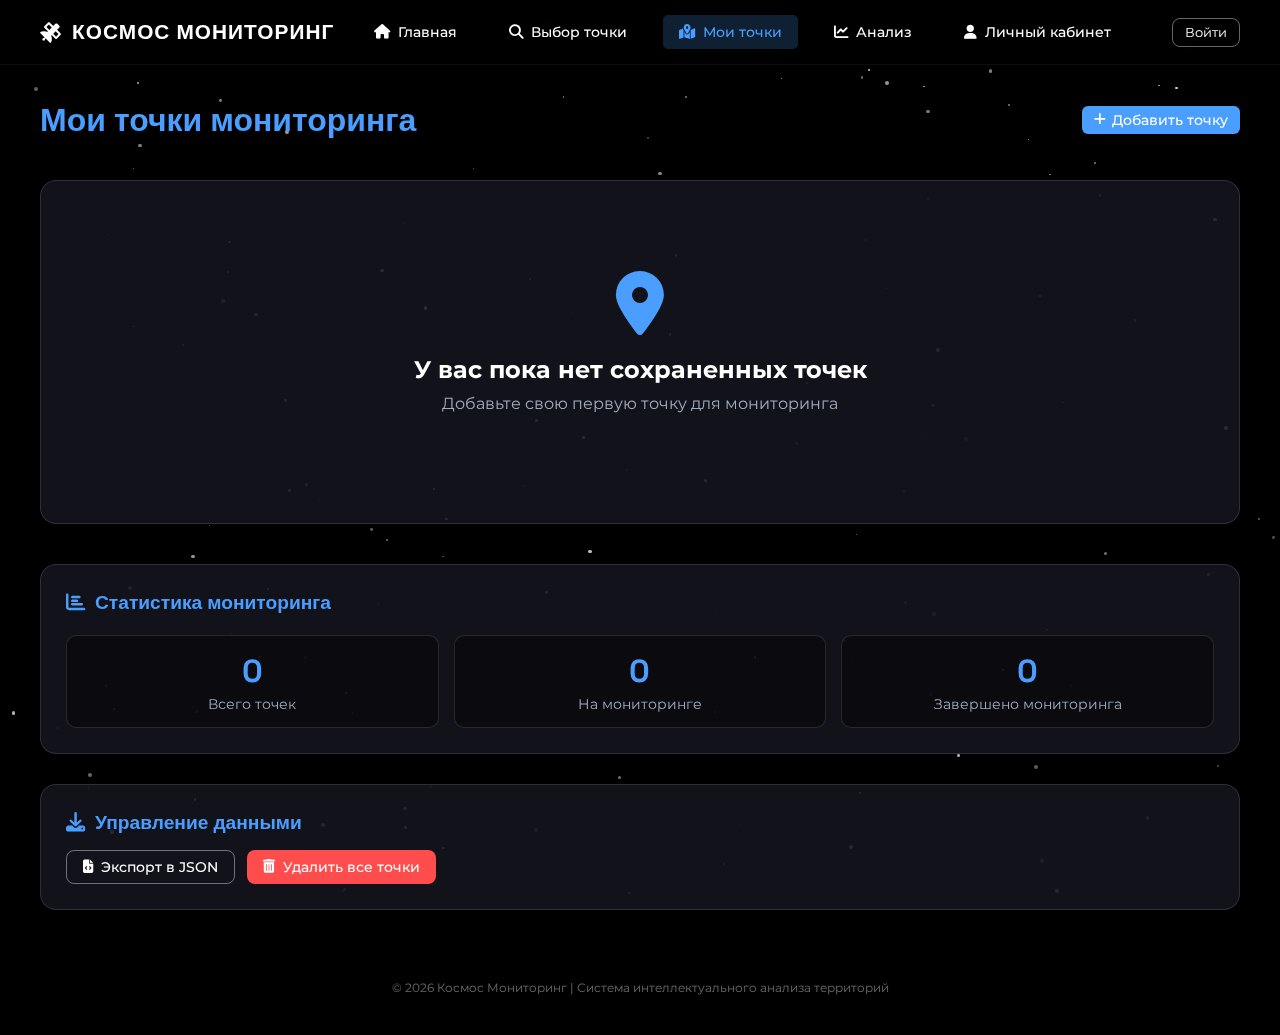
<file: frontend/territories.html>
<!DOCTYPE html>
<html lang="ru">
<head>
    <meta charset="UTF-8">
    <meta name="viewport" content="width=device-width, initial-scale=1.0">
    <title>Мои точки | Космос Мониторинг</title>
    <link rel="stylesheet" href="https://cdnjs.cloudflare.com/ajax/libs/font-awesome/6.4.0/css/all.min.css">
    <link href="https://fonts.googleapis.com/css2?family=Montserrat:wght@300;400;600;700&family=Space+Grotesk:wght@300;500;700&display=swap" rel="stylesheet">
    <link rel="stylesheet" href="style.css">
    <style>
        main {
            padding: 100px 40px 40px;
        }

        @media (max-width: 768px) {
            main {
                padding: 80px 20px 20px;
            }
        }

        .page-header {
            margin-bottom: 40px;
            display: flex;
            justify-content: space-between;
            align-items: center;
            flex-wrap: wrap;
            gap: 20px;
        }

        .page-title {
            font-family: 'Space Grotesk', sans-serif;
            font-size: 2rem;
            color: var(--accent-blue);
        }

        .stars-container {
            position: fixed;
            inset: 0;
            z-index: -1;
            overflow: hidden;
            background: #000000;
        }

        .star {
            position: absolute;
            background: white;
            border-radius: 50%;
            opacity: 0.6;
            animation: twinkle 3s infinite alternate;
        }

        @keyframes twinkle {
            0% { opacity: 0.3; }
            100% { opacity: 1; }
        }

        .territories-list {
            background: var(--glass);
            border-radius: 16px;
            padding: 30px;
            margin-bottom: 40px;
            border: 1px solid var(--glass-border);
            min-height: 300px;
        }

        .empty-state {
            text-align: center;
            padding: 60px 20px;
        }

        .empty-state i {
            font-size: 4rem;
            color: var(--accent-blue);
            margin-bottom: 20px;
        }

        .empty-state h3 {
            font-size: 1.5rem;
            margin-bottom: 10px;
            color: #ffffff;
        }

        .empty-state p {
            color: #a0aec0;
            margin-bottom: 20px;
            font-size: 1rem;
        }

        .territory-card {
            background: rgba(0, 0, 0, 0.4);
            border: 1px solid var(--glass-border);
            border-radius: 12px;
            padding: 15px;
            margin-bottom: 15px;
            display: flex;
            justify-content: space-between;
            align-items: center;
            transition: all 0.3s ease;
            flex-wrap: wrap;
            gap: 15px;
        }

        .territory-card:hover {
            border-color: var(--accent-blue);
            transform: translateY(-2px);
            box-shadow: 0 5px 20px rgba(0, 0, 0, 0.3);
        }

        .territory-info-card {
            flex: 1;
            min-width: 250px;
        }

        .territory-name {
            font-size: 1.1rem;
            font-weight: 600;
            color: var(--accent-blue);
            margin-bottom: 5px;
        }

        .territory-coords {
            font-family: 'Space Grotesk', monospace;
            font-size: 0.85rem;
            color: #a0aec0;
            margin-bottom: 5px;
        }

        .territory-meta {
            font-size: 0.8rem;
            color: #718096;
            margin-top: 5px;
            display: flex;
            align-items: center;
            gap: 10px;
            flex-wrap: wrap;
        }

        .territory-status {
            display: inline-flex;
            align-items: center;
            gap: 5px;
            padding: 3px 8px;
            border-radius: 12px;
            font-size: 0.75rem;
            font-weight: 600;
        }

        .status-active {
            background: rgba(74, 158, 255, 0.2);
            color: var(--accent-blue);
        }

        .status-completed {
            background: rgba(16, 185, 129, 0.2);
            color: var(--accent-green);
        }

        .status-inactive {
            background: rgba(160, 174, 192, 0.2);
            color: #a0aec0;
        }

        .territory-actions {
            display: flex;
            gap: 8px;
            flex-wrap: wrap;
            align-items: center;
        }

        .stats-panel {
            background: var(--glass);
            padding: 25px;
            border-radius: 16px;
            margin-bottom: 30px;
            border: 1px solid var(--glass-border);
        }

        .stats-title {
            color: var(--accent-blue);
            margin-bottom: 20px;
            display: flex;
            align-items: center;
            gap: 10px;
            font-family: 'Space Grotesk', sans-serif;
            font-size: 1.2rem;
        }

        .stats-grid {
            display: grid;
            grid-template-columns: repeat(3, 1fr);
            gap: 15px;
        }

        @media (max-width: 768px) {
            .stats-grid {
                grid-template-columns: 1fr;
            }
        }

        .stat-item {
            text-align: center;
            padding: 15px;
            background: rgba(0, 0, 0, 0.4);
            border-radius: 10px;
            border: 1px solid var(--glass-border);
        }

        .stat-value {
            font-family: 'Space Grotesk', sans-serif;
            font-size: 2rem;
            font-weight: 700;
            color: var(--accent-blue);
            margin-bottom: 5px;
        }

        .stat-label {
            color: #a0aec0;
            font-size: 0.85rem;
        }

        .export-panel {
            background: var(--glass);
            padding: 25px;
            border-radius: 16px;
            border: 1px solid var(--glass-border);
            margin-top: 30px;
        }

        .export-title {
            color: var(--accent-blue);
            margin-bottom: 15px;
            display: flex;
            align-items: center;
            gap: 10px;
            font-family: 'Space Grotesk', sans-serif;
            font-size: 1.2rem;
        }

        .export-buttons {
            display: flex;
            gap: 12px;
            flex-wrap: wrap;
        }
    </style>
</head>
<body>
    <div class="stars-container" id="stars"></div>

    <header>
        <div class="header-logo">
            <i class="fas fa-satellite"></i>
            КОСМОС МОНИТОРИНГ
        </div>
        <div class="header-actions">
            <nav class="nav-menu">
                <a href="index.html"><i class="fas fa-home"></i> Главная</a>
                <a href="search.html"><i class="fas fa-search"></i> Выбор точки</a>
                <a href="territories.html" class="active"><i class="fas fa-map-marked-alt"></i> Мои точки</a>
                <a href="analysis.html"><i class="fas fa-chart-line"></i> Анализ</a>
                <a href="cabinet.html"><i class="fas fa-user"></i> Личный кабинет</a>
            </nav>
            <div class="user-section">
                <span class="user-info" id="userInfo"></span>
                <button class="btn btn-outline btn-small" id="authBtn">Войти</button>
            </div>
            <div class="mobile-menu-btn">
                <i class="fas fa-bars"></i>
            </div>
        </div>
    </header>

    <div class="auth-modal" id="authModal">
        <div class="auth-container">
            <button class="auth-close" id="closeAuth">&times;</button>
            <div id="loginForm">
                <h2 class="auth-title">Вход</h2>
                <p class="auth-subtitle">Продолжите мониторинг территорий</p>
                <form id="loginFormElement">
                    <div class="form-group">
                        <label>Логин</label>
                        <input type="text" id="loginUsername" required placeholder="Введите ваш логин">
                    </div>
                    <div class="form-group">
                        <label>Пароль</label>
                        <input type="password" id="loginPassword" required>
                    </div>
                    <button type="submit" class="btn btn-primary" style="width: 100%; margin-top: 10px;">Войти</button>
                </form>
                <div class="auth-switch">
                    Нет аккаунта? <a href="#" id="switchToRegister">Зарегистрироваться</a>
                </div>
            </div>

            <div id="registerForm" style="display: none;">
                <h2 class="auth-title">Регистрация</h2>
                <p class="auth-subtitle">Начните мониторить территории уже сегодня</p>
                <form id="registerFormElement">
                    <div class="form-group">
                        <label>Логин</label>
                        <input type="text" id="registerUsername" required placeholder="Придумайте логин">
                    </div>
                    <div class="form-group">
                        <label>Пароль</label>
                        <input type="password" id="registerPassword" required>
                    </div>
                    <div class="form-group">
                        <label>Подтверждение пароля</label>
                        <input type="password" id="registerPasswordConfirm" required>
                    </div>
                    <button type="submit" class="btn btn-primary" style="width: 100%; margin-top: 10px;">Создать аккаунт</button>
                </form>
                <div class="auth-switch">
                    Уже есть аккаунт? <a href="#" id="switchToLogin">Войти</a>
                </div>
            </div>
        </div>
    </div>

    <main>
        <div class="page-header">
            <h1 class="page-title">Мои точки мониторинга</h1>
            <a href="search.html" class="btn-add-territory">
                <i class="fas fa-plus"></i> Добавить точку
            </a>
        </div>

        <div id="territoriesList" class="territories-list">
            <div class="empty-state">
                <i class="fas fa-map-marker-alt"></i>
                <h3>У вас пока нет сохраненных точек</h3>
                <p>Добавьте свою первую точку для мониторинга</p>
            </div>
        </div>

        <div class="stats-panel">
            <h3 class="stats-title"><i class="fas fa-chart-bar"></i> Статистика мониторинга</h3>
            <div class="stats-grid">
                <div class="stat-item">
                    <div class="stat-value" id="totalTerritories">0</div>
                    <div class="stat-label">Всего точек</div>
                </div>
                <div class="stat-item">
                    <div class="stat-value" id="monitoredTerritories">0</div>
                    <div class="stat-label">На мониторинге</div>
                </div>
                <div class="stat-item">
                    <div class="stat-value" id="completedTerritories">0</div>
                    <div class="stat-label">Завершено мониторинга</div>
                </div>
            </div>
        </div>

        <div class="export-panel">
            <h3 class="export-title"><i class="fas fa-download"></i> Управление данными</h3>
            <div class="export-buttons">
                <button class="btn btn-outline btn-medium" onclick="exportData('json')">
                    <i class="fas fa-file-code"></i> Экспорт в JSON
                </button>
                <button id="clearAllBtn" class="btn btn-danger btn-medium">
                    <i class="fas fa-trash-alt"></i> Удалить все точки
                </button>
            </div>
        </div>
    </main>

    <footer>© 2026 Космос Мониторинг | Система интеллектуального анализа территорий</footer>

    <script src="script.js"></script>
    <script>
        function pageSpecificInit() {
            console.log('Инициализация страницы "Мои точки"...');
            renderTerritories();
            updateStats();
            initClearAllButton();
        }

        function renderTerritories() {
            const container = document.getElementById('territoriesList');
            if (!container) return;

            const userTerritories = currentUser
                ? savedTerritories.filter(t => t.user === currentUser.username || t.user === currentUser.login)
                : [];

            if (userTerritories.length === 0) {
                container.innerHTML = `
                    <div class="empty-state">
                        <i class="fas fa-map-marker-alt"></i>
                        <h3>У вас пока нет сохраненных точек</h3>
                        <p>Добавьте свою первую точку для мониторинга</p>
                    </div>
                `;
                return;
            }

            let html = '';
            userTerritories.slice().reverse().forEach(territory => {
                const monitoringStatus = getMonitoringStatus(territory.id);
                const statusText = monitoringStatus === 'active' ? 'Активен' :
                                 monitoringStatus === 'completed' ? 'Завершен' : 'Неактивен';
                const statusClass = monitoringStatus === 'active' ? 'status-active' :
                                  monitoringStatus === 'completed' ? 'status-completed' : 'status-inactive';

                html += `
                    <div class="territory-card" data-id="${territory.id}">
                        <div class="territory-info-card">
                            <div class="territory-name">${territory.name}</div>
                            <div class="territory-coords">
                                Координаты: ${territory.center?.lat?.toFixed(6) || '—'}, ${territory.center?.lng?.toFixed(6) || '—'}
                            </div>
                            <div class="territory-meta">
                                <span>${territory.date} ${territory.time || ''}</span>
                                <span class="territory-status ${statusClass}">
                                    <i class="fas fa-${monitoringStatus === 'active' ? 'play' :
                                                     monitoringStatus === 'completed' ? 'check' : 'pause'}"></i>
                                    ${statusText}
                                </span>
                            </div>
                        </div>
                        <div class="territory-actions">
                            ${monitoringStatus === 'inactive' ? `
                                <button class="btn-monitor" onclick="startMonitoring(${territory.id})">
                                    <i class="fas fa-play"></i> Начать мониторинг
                                </button>
                            ` : monitoringStatus === 'active' ? `
                                <button class="btn-monitor stop" onclick="stopMonitoring(${territory.id})">
                                    <i class="fas fa-stop"></i> Приостановить
                                </button>
                            ` : `
                                <button class="btn-monitor completed" onclick="restartMonitoring(${territory.id})">
                                    <i class="fas fa-redo"></i> Запустить снова
                                </button>
                            `}
                            <button class="btn btn-danger btn-small" onclick="deleteTerritory(${territory.id})">
                                <i class="fas fa-trash-alt"></i> Удалить
                            </button>
                        </div>
                    </div>
                `;
            });

            container.innerHTML = html;
        }

        function getMonitoringStatus(territoryId) {
            const monitoring = monitoringData.find(m => m.territoryId === territoryId);
            return monitoring ? monitoring.status : 'inactive';
        }

        function startMonitoring(territoryId) {
            const territory = savedTerritories.find(t => t.id === territoryId);
            if (!territory) return;

            const existingIndex = monitoringData.findIndex(m => m.territoryId === territoryId);

            if (existingIndex === -1) {
                monitoringData.push({
                    territoryId: territoryId,
                    status: 'active',
                    startedAt: new Date().toISOString(),
                    lastAnalysis: null,
                    changesDetected: 0,
                    analysisHistory: []
                });
            } else {
                monitoringData[existingIndex].status = 'active';
                monitoringData[existingIndex].startedAt = new Date().toISOString();
            }

            localStorage.setItem('cosmosMonitoring', JSON.stringify(monitoringData));
            createInitialAnalysis(territoryId);
            renderTerritories();
            updateStats();
            showNotification(`Мониторинг точки "${territory.name}" начат`, 'success');
        }

        function stopMonitoring(territoryId) {
            const territory = savedTerritories.find(t => t.id === territoryId);
            const monitoringIndex = monitoringData.findIndex(m => m.territoryId === territoryId);

            if (monitoringIndex !== -1) {
                monitoringData[monitoringIndex].status = 'completed';
                monitoringData[monitoringIndex].completedAt = new Date().toISOString();
                localStorage.setItem('cosmosMonitoring', JSON.stringify(monitoringData));

                renderTerritories();
                updateStats();
                showNotification(`Мониторинг точки "${territory.name}" завершен`, 'info');
            }
        }

        function restartMonitoring(territoryId) {
            const territory = savedTerritories.find(t => t.id === territoryId);
            const monitoringIndex = monitoringData.findIndex(m => m.territoryId === territoryId);

            if (monitoringIndex !== -1) {
                monitoringData[monitoringIndex].status = 'active';
                monitoringData[monitoringIndex].startedAt = new Date().toISOString();
                monitoringData[monitoringIndex].completedAt = null;

                monitoringData[monitoringIndex].analysisHistory.push({
                    date: new Date().toISOString(),
                    type: 'restart',
                    message: 'Мониторинг перезапущен'
                });

                localStorage.setItem('cosmosMonitoring', JSON.stringify(monitoringData));

                renderTerritories();
                updateStats();
                showNotification(`Мониторинг точки "${territory.name}" перезапущен`, 'success');
            }
        }

        function createInitialAnalysis(territoryId) {
            const territory = savedTerritories.find(t => t.id === territoryId);
            if (!territory) return;

            const monitoringIndex = monitoringData.findIndex(m => m.territoryId === territoryId);
            if (monitoringIndex === -1) return;

            const analysis = {
                date: new Date().toISOString(),
                type: 'initial',
                status: 'stable',
                message: 'Начальный анализ точки выполнен. Изменений не обнаружено.',
                details: {
                    coordinates: `${territory.center?.lat?.toFixed(6)}, ${territory.center?.lng?.toFixed(6)}`,
                    vegetation: Math.floor(Math.random() * 30 + 70) + '%',
                    buildings: Math.floor(Math.random() * 5),
                    water: Math.floor(Math.random() * 10) + '%'
                },
                changes: []
            };

            monitoringData[monitoringIndex].analysisHistory = [analysis];
            monitoringData[monitoringIndex].lastAnalysis = new Date().toISOString();

            localStorage.setItem('cosmosMonitoring', JSON.stringify(monitoringData));
        }

        function deleteTerritory(id) {
            if (!confirm('Вы уверены, что хотите удалить эту точку?')) {
                return;
            }

            const index = savedTerritories.findIndex(t => t.id === id);
            if (index > -1) {
                // 1. Удаляем из savedTerritories
                const deletedTerritory = savedTerritories[index];
                savedTerritories.splice(index, 1);
                localStorage.setItem('cosmosTerritories', JSON.stringify(savedTerritories));

                // 2. Удаляем из monitoringData
                monitoringData = monitoringData.filter(m => m.territoryId !== id);
                localStorage.setItem('cosmosMonitoring', JSON.stringify(monitoringData));

                // 3. Если точка была в серверной БД - удаляем и оттуда
                if (deletedTerritory.serverId || deletedTerritory.source === 'server') {
                    deleteTerritoryFromServer(deletedTerritory.serverId || id);
                }

                renderTerritories();
                updateStats();
                showNotification('Точка удалена', 'success');

                // 4. Обновляем страницу "Анализ" если она открыта
                updateAnalysisPageIfOpen();
            }
        }

        // Функция для удаления из серверной БД
        async function deleteTerritoryFromServer(territoryId) {
            try {
                console.log(`🗑️ Удаляю точку ${territoryId} из серверной БД...`);
                // Здесь можно добавить API endpoint для удаления из БД
                // await fetch(`/api/territories/${territoryId}/delete`, { method: 'DELETE' });
            } catch (error) {
                console.error('Ошибка удаления из серверной БД:', error);
            }
        }

        // Проверяем открыта ли страница "Анализ" и обновляем её
        function updateAnalysisPageIfOpen() {
            // Проверяем URL текущего окна
            if (window.location.pathname.includes('analysis.html')) {
                // Если мы уже на странице анализа - перезагружаем список
                if (typeof loadMonitoredPoints === 'function') {
                    loadMonitoredPoints();
                }
            } else {
                // Сохраняем флаг что нужно обновить анализ при переходе
                localStorage.setItem('needRefreshAnalysis', 'true');
            }
        }

        function updateStats() {
            const userTerritories = currentUser
                ? savedTerritories.filter(t => t.user === currentUser.username || t.user === currentUser.login)
                : [];

            const activeMonitoring = monitoringData.filter(m =>
                m.status === 'active' &&
                userTerritories.some(t => t.id === m.territoryId)
            ).length;

            const completedMonitoring = monitoringData.filter(m =>
                m.status === 'completed' &&
                userTerritories.some(t => t.id === m.territoryId)
            ).length;

            const totalEl = document.getElementById('totalTerritories');
            const monitoredEl = document.getElementById('monitoredTerritories');
            const completedEl = document.getElementById('completedTerritories');

            if (totalEl) totalEl.textContent = userTerritories.length;
            if (monitoredEl) monitoredEl.textContent = activeMonitoring;
            if (completedEl) completedEl.textContent = completedMonitoring;
        }

        function exportData(format) {
            if (!currentUser) {
                showNotification('Пожалуйста, войдите в систему', 'error');
                return;
            }

            const userTerritories = savedTerritories.filter(t =>
                t.user === currentUser.username || t.user === currentUser.login
            );

            if (userTerritories.length === 0) {
                showNotification('Нет данных для экспорта', 'error');
                return;
            }

            const data = JSON.stringify(userTerritories, null, 2);
            const blob = new Blob([data], { type: 'application/json' });
            const url = URL.createObjectURL(blob);
            const a = document.createElement('a');
            a.href = url;
            a.download = 'точки_мониторинга.json';
            document.body.appendChild(a);
            a.click();
            document.body.removeChild(a);
            URL.revokeObjectURL(url);

            showNotification('Данные экспортированы в JSON', 'success');
        }

        function initClearAllButton() {
            const clearAllBtn = document.getElementById('clearAllBtn');
            if (clearAllBtn) {
                clearAllBtn.addEventListener('click', function() {
                    if (!confirm('Вы уверены, что хотите удалить ВСЕ точки? Это действие нельзя отменить.')) {
                        return;
                    }

                    if (currentUser) {
                        savedTerritories = savedTerritories.filter(t =>
                            !(t.user === currentUser.username || t.user === currentUser.login)
                        );
                        localStorage.setItem('cosmosTerritories', JSON.stringify(savedTerritories));

                        monitoringData = monitoringData.filter(m => {
                            const territory = savedTerritories.find(t => t.id === m.territoryId);
                            return territory && (territory.user === currentUser.username || territory.user === currentUser.login);
                        });
                        localStorage.setItem('cosmosMonitoring', JSON.stringify(monitoringData));

                        renderTerritories();
                        updateStats();
                        showNotification('Все точки удалены', 'success');
                    }
                });
            }
        }

        if (document.readyState === 'loading') {
            document.addEventListener('DOMContentLoaded', function() {
                pageSpecificInit();
            });
        } else {
            pageSpecificInit();
        }
    </script>
</body>
</html>
</file>
<file: frontend/style.css>
/* Основные переменные */
:root {
    --bg-dark: #000000;
    --accent-blue: #4a9eff;
    --accent-red: #ff4d4d;
    --accent-green: #10b981;
    --glass: rgba(20, 20, 30, 0.88);
    --glass-light: rgba(30, 30, 45, 0.75);
    --glass-border: rgba(255, 255, 255, 0.12);
}

* {
    margin: 0;
    padding: 0;
    box-sizing: border-box;
}

html {
    scroll-behavior: smooth;
}

body {
    background: var(--bg-dark);
    color: #ffffff;
    font-family: 'Montserrat', sans-serif;
    overflow-x: hidden;
    min-height: 100vh;
}

/* Анимированные звезды на фоне */
#stars, #stars2, #stars3 {
    position: fixed;
    top: 0;
    left: 0;
    width: 100%;
    height: 100%;
    z-index: -1;
}

#stars {
    background: transparent;
    animation: animStar 150s linear infinite;
}

#stars2 {
    background: transparent;
    animation: animStar 100s linear infinite;
}

#stars3 {
    background: transparent;
    animation: animStar 50s linear infinite;
}

@keyframes animStar {
    from { transform: translateY(0px); }
    to { transform: translateY(-1000px); }
}

/* Шапка сайта - ОБНОВЛЕНА */
header {
    position: fixed;
    top: 0;
    left: 0;
    width: 100%;
    padding: 15px 40px;
    display: flex;
    justify-content: space-between;
    align-items: center;
    z-index: 99;
    background: rgba(0,0,0,0.3);
    backdrop-filter: blur(10px);
    border-bottom: 1px solid rgba(255,255,255,0.05);
}

.header-logo {
    font-family: 'Space Grotesk', sans-serif;
    font-size: 1.3rem;
    font-weight: 700;
    letter-spacing: 0.05em;
    display: flex;
    align-items: center;
    gap: 10px;
}

.header-actions {
    display: flex;
    gap: 30px;
    align-items: center;
}

.nav-menu {
    display: flex;
    gap: 20px;
}

.nav-menu a {
    color: #ffffff;
    text-decoration: none;
    font-weight: 500;
    padding: 8px 16px;
    border-radius: 5px;
    transition: all 0.3s ease;
    display: flex;
    align-items: center;
    gap: 8px;
    font-size: 0.9rem;
    white-space: nowrap;
}

/* Личный кабинет всегда справа */
.nav-menu a:last-child {
    margin-left: auto;
}

.nav-menu a:hover {
    background: rgba(255,255,255,0.1);
}

.nav-menu a.active {
    background: rgba(74, 158, 255, 0.2);
    color: var(--accent-blue);
}

.user-section {
    display: flex;
    align-items: center;
    gap: 15px;
}

.user-info {
    font-size: 0.85rem;
    opacity: 0.8;
}

.mobile-menu-btn {
    display: none;
    font-size: 1.5rem;
    cursor: pointer;
    color: var(--accent-blue);
}

@media (max-width: 768px) {
    header {
        padding: 12px 20px;
    }
    .header-logo {
        font-size: 1rem;
    }
    .nav-menu {
        display: none;
        position: absolute;
        top: 100%;
        left: 0;
        right: 0;
        background: rgba(0,0,0,0.95);
        flex-direction: column;
        padding: 20px;
        border-top: 1px solid rgba(255,255,255,0.1);
    }
    .nav-menu.active {
        display: flex;
    }
    .nav-menu a:last-child {
        margin-left: 0;
    }
    .mobile-menu-btn {
        display: block;
    }
    .user-section {
        display: none;
    }
}

/* Кнопки - ОБНОВЛЕНО: кнопка добавления территории */
.btn {
    background: #ffffff;
    color: #000000;
    border: none;
    padding: 10px 20px;
    border-radius: 8px;
    font-family: 'Montserrat', sans-serif;
    font-weight: 500;
    cursor: pointer;
    transition: all 0.2s ease;
    font-size: 0.9rem;
    white-space: nowrap;
    display: inline-flex;
    align-items: center;
    gap: 8px;
    text-decoration: none;
    height: auto;
}

.btn:hover {
    transform: translateY(-2px);
    box-shadow: 0 8px 25px rgba(255,255,255,0.2);
}

.btn-outline {
    background: transparent;
    border: 1px solid rgba(255,255,255,0.4);
    color: #ffffff;
}

.btn-outline:hover {
    background: rgba(255,255,255,0.1);
    border-color: rgba(255,255,255,0.6);
}

.btn-primary {
    background: var(--accent-blue);
    color: #ffffff;
}

.btn-danger {
    background: var(--accent-red);
    color: #ffffff;
}

.btn-success {
    background: var(--accent-green);
    color: #ffffff;
}

.btn-small {
    padding: 6px 12px;
    font-size: 0.8rem;
    font-weight: 400;
}

.btn-medium {
    padding: 8px 16px;
    font-size: 0.85rem;
    font-weight: 500;
}

/* Специальная кнопка "Добавить территорию" */
.btn-add-territory {
    padding: 6px 12px;
    font-size: 0.85rem;
    background: var(--accent-blue);
    color: white;
    border: none;
    border-radius: 6px;
    cursor: pointer;
    display: inline-flex;
    align-items: center;
    gap: 6px;
    transition: all 0.3s;
    text-decoration: none;
    font-weight: 500;
    height: auto;
    line-height: normal;
}

.btn-add-territory:hover {
    background: #3a86ff;
    transform: translateY(-1px);
}

/* Основное содержимое */
main {
    padding: 120px 40px 40px;
    max-width: 1400px;
    margin: 0 auto;
    width: 100%;
}

@media (max-width: 768px) {
    main {
        padding: 100px 20px 20px;
    }
}

/* Герой-секция */
.hero-section {
    min-height: calc(100vh - 120px);
    display: flex;
    align-items: center;
    justify-content: center;
    text-align: center;
}

.hero-content {
    max-width: 800px;
}

.logo {
    font-family: 'Space Grotesk', sans-serif;
    font-size: clamp(2.5rem, 5vw, 4.5rem);
    line-height: 1.1;
    color: #ffffff;
    margin-bottom: 30px;
}

.hero-buttons {
    margin-top: 40px;
}

/* Секция "Как это работает" */
.how-it-works {
    padding: 80px 0;
}

.section-title {
    font-family: 'Space Grotesk', sans-serif;
    font-size: 2.5rem;
    text-align: center;
    margin-bottom: 20px;
    color: var(--accent-blue);
}

.section-subtitle {
    text-align: center;
    font-size: 1.2rem;
    color: #a0aec0;
    margin-bottom: 60px;
    max-width: 600px;
    margin-left: auto;
    margin-right: auto;
}

.steps {
    display: grid;
    grid-template-columns: repeat(auto-fit, minmax(300px, 1fr));
    gap: 40px;
    margin-top: 50px;
}

.step {
    background: var(--glass);
    padding: 40px 30px;
    border-radius: 16px;
    text-align: center;
    border: 1px solid var(--glass-border);
    transition: transform 0.3s ease;
    position: relative;
    overflow: hidden;
}

.step:hover {
    transform: translateY(-10px);
    border-color: var(--accent-blue);
}

.step-number {
    width: 50px;
    height: 50px;
    background: var(--accent-blue);
    border-radius: 50%;
    display: flex;
    align-items: center;
    justify-content: center;
    font-family: 'Space Grotesk', sans-serif;
    font-weight: 700;
    font-size: 1.5rem;
    color: white;
    margin: 0 auto 20px;
}

.step h3 {
    font-size: 1.5rem;
    margin-bottom: 15px;
    color: #ffffff;
}

.step p {
    color: #a0aec0;
    line-height: 1.6;
}

/* Тарифы УДАЛЕНЫ */

/* Модальное окно авторизации */
.auth-modal {
    display: none;
    position: fixed;
    inset: 0;
    background: rgba(0,0,0,0.85);
    z-index: 1000;
    align-items: center;
    justify-content: center;
    backdrop-filter: blur(8px);
}

.auth-modal.active {
    display: flex;
}

.auth-container {
    background: var(--glass);
    backdrop-filter: blur(30px);
    border: 1px solid var(--glass-border);
    border-radius: 20px;
    padding: 40px;
    max-width: 420px;
    width: 90%;
    position: relative;
    box-shadow: 0 30px 70px rgba(0,0,0,0.7);
}

.auth-close {
    position: absolute;
    top: 16px;
    right: 16px;
    background: transparent;
    border: none;
    color: #ffffff;
    font-size: 1.5rem;
    cursor: pointer;
    opacity: 0.6;
    transition: opacity 0.2s;
}

.auth-close:hover {
    opacity: 1;
}

.auth-title {
    font-family: 'Space Grotesk', sans-serif;
    font-size: 1.8rem;
    margin-bottom: 8px;
    text-align: center;
}

.auth-subtitle {
    text-align: center;
    opacity: 0.7;
    margin-bottom: 32px;
    font-size: 0.9rem;
}

.form-group {
    margin-bottom: 20px;
}

.form-group label {
    display: block;
    margin-bottom: 8px;
    font-size: 0.85rem;
    opacity: 0.8;
}

.form-group input {
    width: 100%;
    padding: 12px 16px;
    border-radius: 8px;
    border: 1px solid rgba(255,255,255,0.2);
    background: rgba(0,0,0,0.4);
    color: #ffffff;
    font-size: 0.95rem;
    transition: border-color 0.2s;
}

.form-group input:focus {
    outline: none;
    border-color: var(--accent-blue);
}

.error-message {
    color: var(--accent-red);
    font-size: 0.75rem;
    margin-top: 6px;
    display: none;
}

.error-message.show {
    display: block;
}

.auth-switch {
    text-align: center;
    margin-top: 20px;
    font-size: 0.85rem;
    opacity: 0.7;
}

.auth-switch a {
    color: var(--accent-blue);
    text-decoration: none;
    cursor: pointer;
}

.auth-switch a:hover {
    text-decoration: underline;
}

/* Футер */
footer {
    width: 100%;
    text-align: center;
    opacity: 0.4;
    font-size: 0.75rem;
    padding: 30px 20px 40px;
}

/* Анимации для уведомлений */
@keyframes slideIn {
    from { transform: translateX(100%); opacity: 0; }
    to { transform: translateX(0); opacity: 1; }
}

@keyframes slideOut {
    from { transform: translateX(0); opacity: 1; }
    to { transform: translateX(100%); opacity: 0; }
}

/* Стили для кастомных маркеров карты */
.custom-marker {
    background: transparent !important;
    border: none !important;
}

/* Анимации для кнопок мониторинга */
@keyframes pulse {
    0% { box-shadow: 0 0 0 0 rgba(74, 158, 255, 0.7); }
    70% { box-shadow: 0 0 0 10px rgba(74, 158, 255, 0); }
    100% { box-shadow: 0 0 0 0 rgba(74, 158, 255, 0); }
}

.monitoring-active {
    animation: pulse 2s infinite;
}

/* Стили для кнопок мониторинга */
.btn-monitor {
    background: rgba(74, 158, 255, 0.1);
    border: 1px solid var(--accent-blue);
    color: var(--accent-blue);
    padding: 6px 12px;
    border-radius: 6px;
    cursor: pointer;
    display: flex;
    align-items: center;
    gap: 6px;
    transition: all 0.3s ease;
    font-size: 0.8rem;
    white-space: nowrap;
    font-weight: 500;
}

.btn-monitor:hover {
    background: rgba(74, 158, 255, 0.2);
    transform: translateY(-1px);
}

.btn-monitor.stop {
    background: rgba(255, 68, 68, 0.1);
    border-color: var(--accent-red);
    color: var(--accent-red);
}

.btn-monitor.stop:hover {
    background: rgba(255, 68, 68, 0.2);
}

.btn-monitor.completed {
    background: rgba(16, 185, 129, 0.1);
    border-color: var(--accent-green);
    color: var(--accent-green);
}

.btn-monitor.completed:hover {
    background: rgba(16, 185, 129, 0.2);
}

.btn-monitor.disabled {
    opacity: 0.5;
    cursor: not-allowed;
}

.btn-monitor.disabled:hover {
    background: rgba(74, 158, 255, 0.1);
    transform: none;
}
.image-container {
    height: 250px;
    background: linear-gradient(45deg, #0a0a0f 25%, #131320 25%, #131320 50%, #0a0a0f 50%, #0a0a0f 75%, #131320 75%, #131320);
    background-size: 20px 20px;
    display: flex;
    align-items: center;
    justify-content: center;
    position: relative;
    border-radius: 10px;
    overflow: hidden;
}

.image-container.loading {
    background: linear-gradient(90deg, #0a0a0f, #1a1a2e, #0a0a0f);
    background-size: 200% 200%;
    animation: loading 1.5s infinite;
}

@keyframes loading {
    0% { background-position: 200% 0; }
    100% { background-position: -200% 0; }
}

.placeholder-icon {
    font-size: 3rem;
    color: var(--accent-blue);
    opacity: 0.3;
}

.placeholder-text {
    position: absolute;
    bottom: 15px;
    left: 0;
    right: 0;
    text-align: center;
    color: #a0aec0;
    font-size: 0.9rem;
    padding: 0 15px;
}

.image-card {
    background: rgba(0, 0, 0, 0.4);
    border-radius: 12px;
    overflow: hidden;
    border: 1px solid var(--glass-border);
    transition: all 0.3s ease;
}

.image-card:hover {
    transform: translateY(-5px);
    border-color: var(--accent-blue);
    box-shadow: 0 10px 30px rgba(0, 0, 0, 0.3);
</file>
